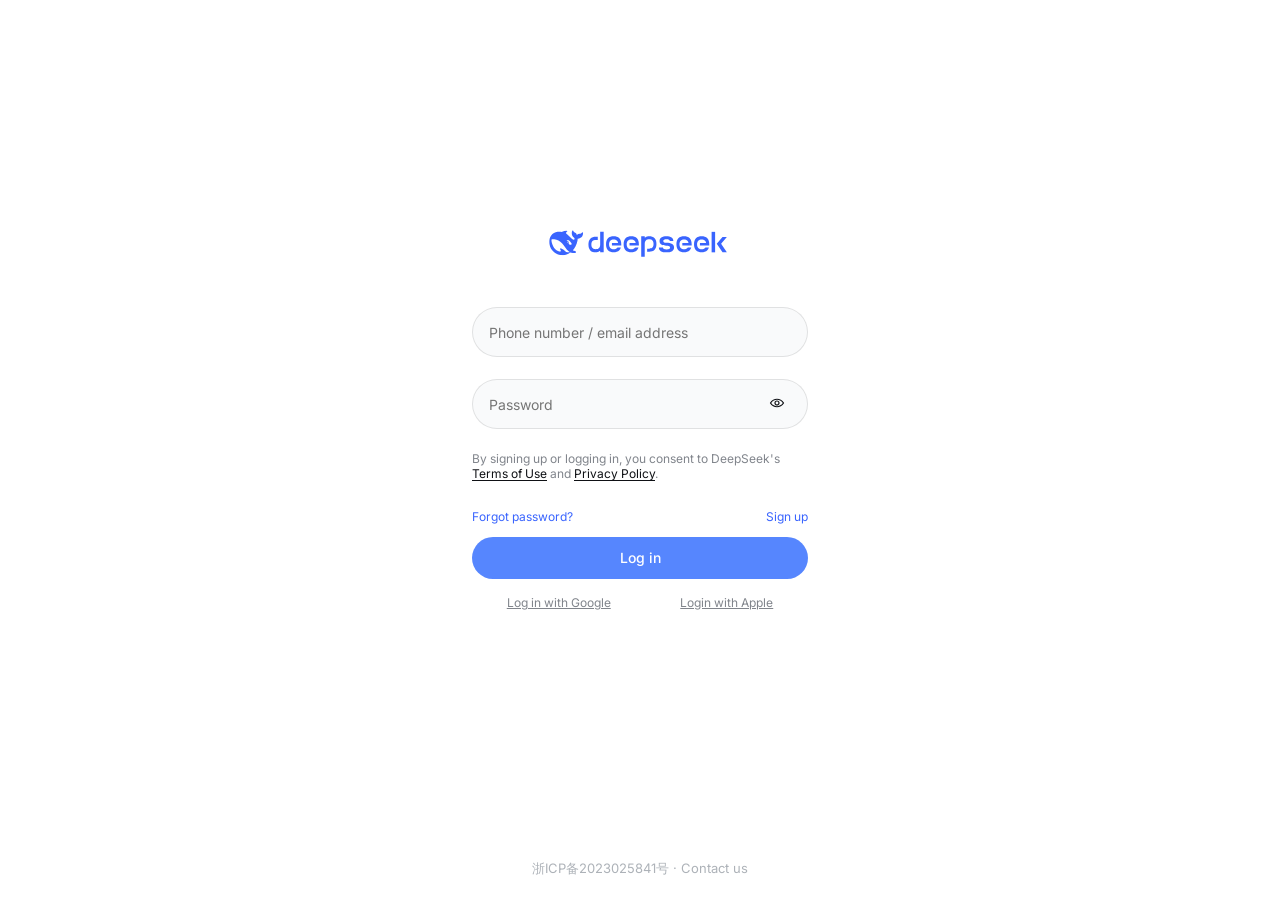
<file: index.html>
<!DOCTYPE html>
<html lang="en">

<head>
    <meta charset="UTF-8">
    <meta name="viewport" content="width=device-width, initial-scale=1.0">
    <title>Deepseek login</title>
    <link rel="preconnect" href="https://fonts.googleapis.com">
    <link rel="preconnect" href="https://fonts.gstatic.com" crossorigin>
    <link
        href="https://fonts.googleapis.com/css2?family=Inter:ital,opsz,wght@0,14..32,100..900;1,14..32,100..900&display=swap"
        rel="stylesheet">
    <link href="style.css" rel="stylesheet">

</head>

<body>
    <div class="root">
        <div class="under-root">
            <div class="ds-auth-form-wrapper">
                <div class="ds-auth-login-icon">
                    <svg width="182" height="29" viewBox="0 0 182 29" fill="none" xmlns="http://www.w3.org/2000/svg"
                        style="color: var(--dsw-alias-brand-primary);">
                        <path
                            d="M100.136 23.7767H98.1371V20.6775H100.136C101.374 20.6775 102.625 20.3688 103.431 19.5112C104.237 18.6535 104.542 17.3378 104.542 16.0229C104.542 14.708 104.25 13.3923 103.431 12.5354C102.613 11.6777 101.374 11.3691 100.136 11.3691C98.8981 11.3691 97.6471 11.6777 96.84 12.5354C96.0335 13.393 95.7291 14.708 95.7291 16.0229V28.7513H92.2224V8.28192H95.7291V9.58548H96.372C96.4417 9.50512 96.5114 9.43685 96.5818 9.36858C97.4594 8.56781 98.8028 8.28192 100.123 8.28192C102.193 8.28192 104.261 8.7968 105.617 10.2262C106.973 11.6557 107.452 13.851 107.452 16.0357C107.452 18.2204 106.961 20.4044 105.617 21.8452C104.273 23.286 102.193 23.7781 100.136 23.7781V23.7767Z"
                            fill="currentColor"></path>
                        <path
                            d="M46.7705 8.83322H48.7689V11.9325H46.7705C45.5317 11.9325 44.2815 12.2411 43.475 13.0988C42.6685 13.9564 42.3649 15.2721 42.3649 16.587C42.3649 17.9019 42.6572 19.2169 43.475 20.0745C44.2928 20.9322 45.5317 21.2408 46.7705 21.2408C48.0094 21.2408 49.2603 20.9322 50.0668 20.0745C50.8732 19.2169 51.1769 17.9019 51.1769 16.587V3.84727H54.6829V24.3287H51.1769V23.0252H50.534C50.4636 23.1048 50.3939 23.1738 50.3235 23.2421C49.4466 24.0421 48.1025 24.3287 46.7819 24.3287C44.7131 24.3287 42.6444 23.8145 41.2889 22.3851C39.9334 20.9557 39.4541 18.7596 39.4541 16.5756C39.4541 14.3917 39.9448 12.207 41.2889 10.7662C42.6444 9.33672 44.7131 8.83322 46.7705 8.83322Z"
                            fill="currentColor"></path>
                        <path
                            d="M72.2712 16.3098V17.5565H62.9329V15.0753H69.1271C68.987 14.1721 68.6599 13.3258 68.0753 12.7078C67.234 11.816 65.9362 11.496 64.6511 11.496C63.366 11.496 62.0682 11.816 61.2269 12.7078C60.3856 13.5996 60.0812 14.9608 60.0812 16.3106C60.0812 17.6603 60.3848 19.0322 61.2269 19.9126C62.0682 20.793 63.3653 21.1251 64.6511 21.1251C65.9369 21.1251 67.234 20.8051 68.0753 19.9126C68.192 19.7867 68.2972 19.6495 68.4025 19.5122H71.8623C71.5586 20.5875 71.0793 21.5596 70.3546 22.3142C68.9522 23.7891 66.7903 24.3268 64.6511 24.3268C62.5119 24.3268 60.35 23.8005 58.9476 22.3142C57.5452 20.8279 57.031 18.5635 57.031 16.3106C57.031 14.0576 57.5338 11.7819 58.9476 10.3069C60.3621 8.83199 62.5119 8.29435 64.6511 8.29435C66.7903 8.29435 68.9522 8.82061 70.3546 10.3069C71.7684 11.7933 72.2712 14.0576 72.2712 16.3106V16.3098Z"
                            fill="currentColor"></path>
                        <path
                            d="M89.8732 16.3098V17.5565H80.535V15.0753H86.7292C86.5884 14.1721 86.262 13.3258 85.6774 12.7078C84.8361 11.816 83.5382 11.496 82.2532 11.496C80.9681 11.496 79.6702 11.816 78.8289 12.7078C77.9876 13.5996 77.6832 14.9608 77.6832 16.3106C77.6832 17.6603 77.9869 19.0322 78.8289 19.9126C79.6702 20.793 80.9681 21.1251 82.2532 21.1251C83.5382 21.1251 84.8361 20.8051 85.6774 19.9126C85.7947 19.7867 85.8993 19.6495 86.0038 19.5122H89.4643C89.16 20.5875 88.6806 21.5596 87.956 22.3142C86.5535 23.7891 84.3916 24.3268 82.2532 24.3268C80.1147 24.3268 77.9521 23.8005 76.5496 22.3142C75.1472 20.8279 74.6331 18.5635 74.6331 16.3106C74.6331 14.0576 75.1359 11.7819 76.5496 10.3069C77.9641 8.83199 80.114 8.29435 82.2532 8.29435C84.3923 8.29435 86.5535 8.82061 87.956 10.3069C89.3705 11.7933 89.8732 14.0576 89.8732 16.3106V16.3098Z"
                            fill="currentColor"></path>
                        <path
                            d="M117.446 24.3282C119.585 24.3282 121.746 24.0195 123.148 23.1391C124.551 22.2587 125.066 20.9203 125.066 19.594C125.066 18.2677 124.562 16.9179 123.148 16.0489C121.746 15.1798 119.584 14.8591 117.446 14.8591C116.533 14.8591 115.692 14.7332 115.096 14.4018C114.5 14.0583 114.278 13.5441 114.278 13.0293C114.278 12.5144 114.489 11.9888 115.096 11.6567C115.692 11.3132 116.616 11.1994 117.527 11.1994C118.438 11.1994 119.362 11.3253 119.959 11.6567C120.555 12.0002 120.777 12.5144 120.777 13.0293H124.341C124.341 11.7022 123.886 10.3532 122.612 9.48412C121.339 8.61508 119.386 8.29435 117.446 8.29435C115.506 8.29435 113.555 8.60299 112.28 9.48412C111.007 10.3645 110.55 11.7022 110.55 13.0293C110.55 14.3563 111.006 15.7054 112.28 16.5744C113.554 17.4434 115.506 17.7642 117.446 17.7642C118.451 17.7642 119.562 17.89 120.228 18.2214C120.895 18.5536 121.128 19.0791 121.128 19.594C121.128 20.1089 120.895 20.6344 120.228 20.9665C119.562 21.2979 118.545 21.4238 117.54 21.4238C116.535 21.4238 115.506 21.2979 114.851 20.9665C114.197 20.6351 113.951 20.1089 113.951 19.594H109.837C109.837 20.921 110.339 22.2701 111.754 23.1391C113.168 24.0082 115.307 24.3282 117.446 24.3282H117.446Z"
                            fill="currentColor"></path>
                        <path
                            d="M142.666 16.3098V17.5565H133.327V15.0753H139.522C139.382 14.1721 139.054 13.3258 138.471 12.7078C137.628 11.816 136.331 11.496 135.045 11.496C133.758 11.496 132.462 11.816 131.621 12.7078C130.779 13.5996 130.476 14.9608 130.476 16.3106C130.476 17.6603 130.779 19.0322 131.621 19.9126C132.462 20.793 133.76 21.1251 135.045 21.1251C136.33 21.1251 137.628 20.8051 138.471 19.9126C138.587 19.7867 138.692 19.6495 138.797 19.5122H142.256C141.952 20.5875 141.473 21.5596 140.749 22.3142C139.347 23.7891 137.184 24.3268 135.045 24.3268C132.906 24.3268 130.745 23.8005 129.342 22.3142C127.94 20.8279 127.426 18.5635 127.426 16.3106C127.426 14.0576 127.928 11.7819 129.342 10.3069C130.757 8.83199 132.907 8.29435 135.045 8.29435C137.183 8.29435 139.347 8.82061 140.749 10.3069C142.163 11.7933 142.665 14.0576 142.665 16.3106L142.666 16.3098Z"
                            fill="currentColor"></path>
                        <path
                            d="M160.266 16.3098V17.5565H150.928V15.0753H157.122C156.983 14.1721 156.655 13.3258 156.07 12.7078C155.229 11.816 153.932 11.496 152.646 11.496C151.359 11.496 150.063 11.816 149.222 12.7078C148.38 13.5996 148.076 14.9608 148.076 16.3106C148.076 17.6603 148.38 19.0322 149.222 19.9126C150.063 20.793 151.361 21.1251 152.646 21.1251C153.931 21.1251 155.229 20.8051 156.07 19.9126C156.188 19.7867 156.292 19.6495 156.398 19.5122H159.857C159.553 20.5875 159.074 21.5596 158.35 22.3142C156.947 23.7891 154.785 24.3268 152.646 24.3268C150.507 24.3268 148.346 23.8005 146.943 22.3142C145.541 20.8279 145.026 18.5635 145.026 16.3106C145.026 14.0576 145.528 11.7819 146.943 10.3069C148.357 8.83199 150.508 8.29435 152.646 8.29435C154.784 8.29435 156.946 8.82061 158.35 10.3069C159.764 11.7933 160.266 14.0576 160.266 16.3106V16.3098Z"
                            fill="currentColor"></path>
                        <path d="M166.121 3.84727H162.615V24.3287H166.121V3.84727Z" fill="currentColor"></path>
                        <path
                            d="M172.106 15.83L177.855 24.3269H173.519L167.768 15.83L173.519 9.00281H177.855L172.106 15.83Z"
                            fill="currentColor"></path>
                        <g clip-path="url(#clip0_10227_148760)">
                            <path
                                d="M33.7472 4.32057C33.3878 4.14492 33.2334 4.48011 33.0234 4.64989C32.9516 4.70478 32.8909 4.7765 32.8302 4.84237C32.3054 5.40296 31.6921 5.77107 30.8915 5.72716C29.7206 5.6613 28.7209 6.02941 27.8368 6.92518C27.6487 5.82084 27.0245 5.16145 26.0745 4.73845C25.5776 4.51889 25.0748 4.29861 24.7265 3.82072C24.4835 3.48041 24.4169 3.10132 24.2954 2.72735C24.2179 2.50194 24.141 2.27141 23.8812 2.23263C23.5995 2.18872 23.489 2.4251 23.3784 2.6227C22.9364 3.43065 22.7652 4.32057 22.782 5.22219C22.8208 7.25012 23.677 8.86529 25.3786 10.0143C25.5718 10.146 25.6215 10.2777 25.5608 10.4702C25.4444 10.8661 25.3068 11.2504 25.1854 11.6463C25.1078 11.8988 24.9921 11.9544 24.7214 11.8439C23.7875 11.4538 22.9811 10.8764 22.2682 10.1789C21.0585 9.00873 19.9644 7.71704 18.6003 6.70563C18.2797 6.46925 17.9592 6.2497 17.6276 6.04039C16.2357 4.68868 17.8099 3.57848 18.1743 3.44675C18.5556 3.30916 18.3068 2.83639 17.0751 2.84225C15.8434 2.84737 14.7164 3.26013 13.2798 3.80974C13.0697 3.89244 12.8487 3.95245 12.6226 4.00222C11.3192 3.75485 9.96528 3.69997 8.55136 3.85951C5.88893 4.1559 3.7622 5.41467 2.19899 7.56335C0.321085 10.146 -0.120946 13.0807 0.419884 16.1412C0.988524 19.3672 2.63516 22.0377 5.16514 24.1256C7.78878 26.2904 10.8106 27.3516 14.2582 27.1481C16.352 27.0274 18.683 26.7471 21.3125 24.5215C21.9755 24.8516 22.6715 24.9833 23.8256 25.0821C24.7148 25.1648 25.571 25.0382 26.2341 24.9006C27.2726 24.6811 27.2008 23.7195 26.8254 23.5431C23.7817 22.1255 24.4499 22.7022 23.8424 22.2353C25.3888 20.4057 27.7512 17.1534 28.4801 12.725C28.5518 12.2361 28.6433 11.5475 28.6323 11.1516C28.6265 10.9101 28.6821 10.8164 28.958 10.7886C29.7206 10.7007 30.4605 10.4922 31.1403 10.1182C33.1126 9.04094 33.9082 7.27135 34.0955 5.15047C34.1233 4.82627 34.0897 4.49109 33.7472 4.32057ZM16.5613 23.4113C13.6113 21.0921 12.1806 20.3288 11.59 20.3618C11.0374 20.3947 11.137 21.027 11.2584 21.439C11.3858 21.8459 11.5512 22.1262 11.7832 22.4834C11.9434 22.7198 12.0539 23.071 11.6229 23.3352C10.673 23.9229 9.0212 23.1376 8.94363 23.0989C7.02108 21.9667 5.41396 20.4723 4.28107 18.4282C3.18697 16.4611 2.55173 14.3504 2.44708 12.0978C2.41927 11.5541 2.57954 11.3616 3.12111 11.2628C3.83392 11.1311 4.56869 11.1033 5.28077 11.2079C8.29156 11.6477 10.8545 12.9936 13.0031 15.1262C14.2297 16.3403 15.1577 17.7915 16.1135 19.2091C17.13 20.7145 18.2234 22.1489 19.6161 23.325C20.1078 23.737 20.5001 24.0502 20.8755 24.2815C19.7434 24.4081 17.8538 24.4352 16.5613 23.4128V23.4113ZM17.9753 14.3168C17.9753 14.0753 18.1685 13.8828 18.4114 13.8828C18.4663 13.8828 18.5161 13.8938 18.5607 13.9099C18.6215 13.9318 18.6771 13.9648 18.721 14.0145C18.7986 14.0914 18.8425 14.2011 18.8425 14.3168C18.8425 14.5583 18.6493 14.7508 18.4063 14.7508C18.1633 14.7508 17.9753 14.5583 17.9753 14.3168ZM22.367 16.5694C22.0853 16.685 21.8035 16.7838 21.5327 16.7948C21.1127 16.8167 20.6545 16.6462 20.4057 16.4376C20.0193 16.1134 19.7427 15.9319 19.627 15.3662C19.5773 15.1247 19.6051 14.7508 19.649 14.5363C19.7485 14.0745 19.638 13.7781 19.3123 13.5088C19.0474 13.2893 18.71 13.2285 18.3397 13.2285C18.2014 13.2285 18.0748 13.1678 17.9804 13.1187C17.826 13.0419 17.6986 12.8494 17.8201 12.613C17.8589 12.5362 18.047 12.3496 18.0909 12.3167C18.5937 12.0305 19.1733 12.1242 19.7097 12.3386C20.2066 12.5421 20.5828 12.9153 21.1236 13.443C21.6762 14.0804 21.7757 14.256 22.0904 14.7347C22.3392 15.1086 22.5654 15.4928 22.7205 15.9327C22.8142 16.2071 22.6927 16.4318 22.367 16.5694Z"
                                fill="currentColor"></path>
                        </g>
                        <defs>
                            <clipPath id="clip0_10227_148760">
                                <rect width="33.8978" height="24.9455" fill="white"
                                    transform="translate(0.206299 2.22727)">
                                </rect>
                            </clipPath>
                        </defs>
                    </svg>

                </div>
                <div class="ds-auth-form-main">
                    <div class="ds-auth-form-main-hero">
                        <div class="ds-form-item-content">
                            <div class="ds-input"><input type="text"
                                    class="ds-input__input" placeholder="Phone number / email address" size="1" value
                                    fdprocessedid="f7d1ek">
                            </div>

                        </div>
                        <div class="ds-form-item-feedback"></div>
                        <div class="ds-from-item-two">
                            <div class="ds-input" style="--dsl-input-padding: 0 20px 0 16px;"><input type="password"
                                    class="ds-input__input" placeholder="Password" size="1" value=""
                                    fdprocessedid="alkbpg">
                                <div class="ds-input__password-toggle">
                                    <div role="button" class="ds-button-icon-main" tabindex="0" fdprocessedid="6dojap">
                                        <div class="ds-button__background"></div>
                                        <div class="ds-button__icon"><svg width="16" height="16" viewBox="0 0 16 16"
                                                fill="none" xmlns="http://www.w3.org/2000/svg">
                                                <path
                                                    d="M15.0146 8.3086C11.7816 13.697 4.21836 13.697 0.98532 8.3086C0.871428 8.11866 0.871431 7.88135 0.98532 7.69141C4.21836 2.30301 11.7816 2.303 15.0146 7.69141C15.1285 7.88135 15.1285 8.11866 15.0146 8.3086ZM2.21091 8C5.00794 12.1994 10.9932 12.1997 13.79 8C10.9932 3.80031 5.00794 3.80061 2.21091 8Z"
                                                    fill="currentColor"></path>
                                                <path
                                                    d="M9.40036 8C9.40036 7.2268 8.77317 6.59961 7.99997 6.59961C7.22677 6.59961 6.59958 7.2268 6.59958 8C6.59958 8.7732 7.22677 9.40039 7.99997 9.40039C8.77317 9.40039 9.40036 8.7732 9.40036 8ZM10.5996 8C10.5996 9.43594 9.43591 10.5996 7.99997 10.5996C6.56403 10.5996 5.40036 9.43594 5.40036 8C5.40036 6.56406 6.56403 5.40039 7.99997 5.40039C9.43591 5.40039 10.5996 6.56406 10.5996 8Z"
                                                    fill="currentColor"></path>
                                            </svg></div>
                                    </div>
                                </div>
                            </div>

                        </div>
                        <div class="ds-form-item-feedback"></div>
                        <div
                            class="ds-form-item ds-form-item--none ds-form-item--label-m ds-sign-up-form__agreement-text">
                            <div class="ds-form-item__content">By signing up or logging in, you consent to DeepSeek's <a
                                    href="https://cdn.deepseek.com/policies/en-US/deepseek-terms-of-use.html?locale=en_US"
                                    target="_blank" rel="noopener noreferrer" class="ds-a ds-a--link"><span
                                        aria-hidden="true" tabindex="-1"
                                        style="position: fixed; user-select: none; opacity: 0; width: 0px; height: 0px; display: block;"></span>Terms
                                    of Use</a> and <a
                                    href="https://cdn.deepseek.com/policies/en-US/deepseek-privacy-policy.html?locale=en_US"
                                    target="_blank" rel="noopener noreferrer" class="ds-a ds-a--link"><span
                                        aria-hidden="true" tabindex="-1"
                                        style="position: fixed; user-select: none; opacity: 0; width: 0px; height: 0px; display: block;"></span>Privacy
                                    Policy</a>.</div>
                        </div>
                        <div class="ds-sign-in-form-footer">
                            <div role="button"
                                class="ds-button ds-button--textInheritedPrimary ds-button--text ds-button--capsule ds-button--m ds-button--icon-relative-m"
                                tabindex="0" fdprocessedid="5f7i0u">
                                <div class="ds-button__background"></div><span class="ds-button__content">Forgot
                                    password?</span>
                            </div>
                            <div role="button"
                                class="ds-button ds-button--textInheritedPrimary ds-button--text ds-button--capsule ds-button--m ds-button--icon-relative-m"
                                tabindex="0" fdprocessedid="vrvf6g">
                                <div class="ds-button__background"></div><span class="ds-button__content">Sign up</span>
                            </div>

                        </div>
                        <div role="button" class="ds-login-button" tabindex="0" style="--dsl-button-height: 42px;"
                            fdprocessedid="rrqzvb">
                            <div class="ds-button__background"></div><span class="ds-button__content">Log in</span>
                        </div>
                        <div class="ds-auth-form__footer">
                            <p>Log in with Google</p>
                            <p>Login with Apple</p>
                        </div>
                    </div>


                </div>

            </div>
            <div class="_5178cc4">
                <div class="ds-auth-footer"><a href="https://beian.miit.gov.cn" target="_blank"
                        rel="noopener noreferrer" class="ds-a ds-a--link" style="text-decoration: none;"><span
                            aria-hidden="true" tabindex="-1"
                            style="position: fixed; user-select: none; opacity: 0; width: 0px; height: 0px; display: block; color:#adb2b8;"></span><span
                            class="ds-text" style="color:#adb2b8">浙ICP备2023025841号</span></a><span
                        class="ds-text" style="color:#adb2b8">&nbsp;·&nbsp;</span><a
                        href="https://trtgsjkv6r.feishu.cn/share/base/form/shrcnhcHE4A6lQaQ3v0raCXmBAg?hide_uid=1&amp;hide_source=1&amp;hide_app_version=1&amp;hide_os_version=1&amp;hide_device_brand=1&amp;hide_device_model=1&amp;hide_app_locale=1&amp;hide_screen_resolution=1&amp;prefill_source=web_auth&amp;prefill_app_version=2.5.0&amp;prefill_app_locale=en-US&amp;prefill_screen_resolution=1920x1080"
                        target="_blank" rel="noopener noreferrer" class="ds-a ds-a--link"
                        style="text-decoration: none;"><span aria-hidden="true" tabindex="-1"
                            style="position: fixed; user-select: none; opacity: 0; width: 0px; height: 0px; display: block;"></span><span
                            class="ds-text" style="color:#adb2b8">Contact us</span></a></div>
            </div>
        </div>
    </div>
</body>

</html>
</file>
<file: style.css>
* {
    margin: 0;
    font-family: "quote-cjk-patch", "Inter", system-ui, -apple-system,
        BlinkMacSystemFont, "Segoe UI", Roboto, Oxygen, Ubuntu, Cantarell,
        "Open Sans", "Helvetica Neue", sans-serif;
   

}

.root {
    padding: 0;
    box-sizing: border-box;
    flex-direction: column;
    align-items: stretch;
    height: 100vh;
    display: flex;
    overflow: auto;
}

.under-root {
    flex-direction: column;
    flex-grow: 1;
    flex-shrink: 0;
    justify-content: safe center;
    align-items: safe center;
    display: flex;
    position: relative;
}

body {
    height: 100vh;
    display: flex;
    justify-content: center;
    align-items: center;

}

.ds-auth-form-wrapper {
    --ds-control-height-1: 48px;
    --auth-form-min-height: 444px;
    display: flex;
    height: 48px;
    min-height: 444px;
    flex-direction: column;
    align-items: center;
    padding-top: 40px;
    padding-bottom: 40px;
}

.ds-auth-login-icon {

    color: #3964fe;
    width: 336px;
    display: flex;
    justify-content: center;
    margin: 0 auto 50px;
    line-height: 0;
}

.ds-auth-form-main {
    display: flex;
    gap: 32px;
    align-items: stretch;
}

.ds-auth-form-main-hero {
    box-sizing: border-box;
    flex-direction: column;
    flex-grow: 1;
    width: 336px;
    display: flex;
}

.ds-input {
    border: 1px solid #0000001a;
    background-color: #f9fafb;
    box-shadow: none;
    border-radius: 28px;
    color: #0f1115;
    height: 48px;
    align-items: center;
    display: flex;
    padding: 0 20px 0 16px;
    
}

.ds-input>.ds-input__input {
    direction: inherit;
    background-color: transparent;
    border: none;
    outline: none;
    flex: 1;
    padding: 0;
    font-family: inherit;
    color: #adb2b8;
    font-size: 14px;
    
}

    
.ds-input__password-toggle {
    width: 20px;
    min-width: 20px;
    height: 20px;
    min-height: 20px;
    background-color: transparent;
}

.ds-input>.ds-input__password-toggle {
    margin: 10px 0 0 0;
    justify-content: center;
    align-items: center;
    display: flex;
    background-color: transparent;
    height: 48px;

}

.ds-button-icon-main {
    width: auto;
    min-width: 0;
    padding: 0;
    size: 16px;
    display: inline-flex;
    border-radius: 4096px;

}

.ds-button-icon-main>.ds-button__icon {
    line-height: 0;
    font-size: 16px;
    width: 16px;
    height: 16px;
    justify-content: center;
    align-items: center;
    display: flex;
    position: relative;
    gap: 3px;
}

.ds-button__background {
    height: 28px;
    box-sizing: content-box;
    right: auto;
}

.ds-button.ds-button--icon>.ds-button__background {
    width: 28px;
    padding: 0;

}

.ds-button>.ds-button__background {
    position: absolute;
    bottom: 0;
    background-color: #3964fe;
    box-sizing: border-box;
}

.ds-form-item-feedback {
    box-sizing: border-box;
    min-height: 22px;
    padding: 2px;

}

.ds-sign-up-form__agreement-text {
    margin-bottom: 24px;
}

.ds-form-item {
    min-height: 22px;
}

.ds-sign-up-form__agreement-text .ds-form-item__content {
    color: #81858c;
    font-size: 12px;
}

.ds-sign-up-form__agreement-text .ds-form-item__content a {
    color: #0f1115;
    text-underline-position: from-font;
    text-decoration: underline;
    font-size: 12px;
}

.ds-sign-in-form-footer {
    justify-content: space-between;
    margin-bottom: 12px;
    display: flex;
    color:#3964fe;

}


.ds-login-button {
     background-color: #5686fe;
     font-weight: 500;
    border-radius: 28px;
    display: flex;
    justify-content: center;
    align-items: center;

}
.ds-button__content {
  font-size: 12px; 
 
}

.ds-login-button>.ds-button__content {
    font-size: 14px;
    height: 42px;
    color: #fff;
    line-height: 42px;
    
}
.ds-auth-form__footer{
    display: flex;
    width: var(--container-width);
    justify-content:space-around;
    align-items: center;
    margin-top: 16px;

}

p {
    color: #81858c;
    font-size: 12px;
    text-decoration-line: underline;
    text-align: center;
   
}
._5178cc4 {
    justify-content: center;
    padding: 32px 18px 20px;
    display: flex;
    position: absolute;
    bottom: 0;
     
}
.ds-auth-footer {
    font-size: 13px;
    line-height: 23px;
    flex-wrap: wrap;
    justify-content: center;
    align-items: center;
    width: 100%;
    display: flex;
    
   
}
</file>
